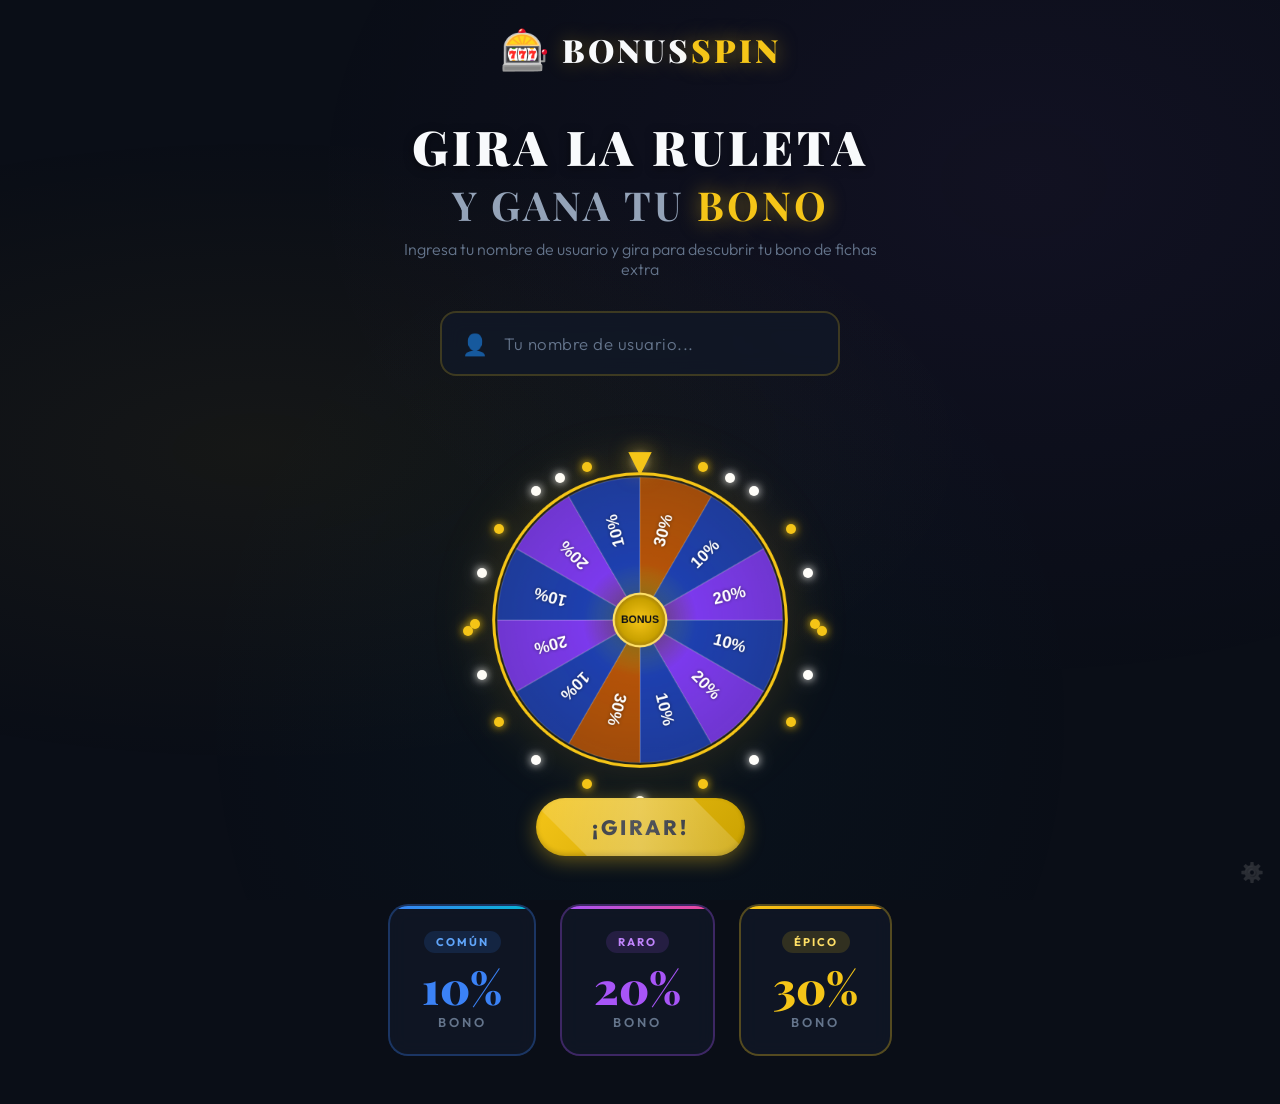
<file: index.html>
<!DOCTYPE html>
<html lang="es">
<head>
    <meta charset="UTF-8">
    <meta name="viewport" content="width=device-width, initial-scale=1.0">
    <title>🎰 Ruleta de Bonos - Gira y Gana</title>
    <meta name="description" content="Gira la ruleta y obtén tu bono de fichas extra. ¡Hasta un 30% de bonificación!">
    <link rel="preconnect" href="https://fonts.googleapis.com">
    <link rel="preconnect" href="https://fonts.gstatic.com" crossorigin>
    <link href="https://fonts.googleapis.com/css2?family=Outfit:wght@300;400;600;700;800;900&family=Playfair+Display:wght@700;900&display=swap" rel="stylesheet">
    <link rel="stylesheet" href="style.css">
</head>
<body>
    <!-- Partículas de fondo -->
    <div class="particles" id="particles"></div>

    <!-- Header -->
    <header class="header">
        <div class="logo">
            <span class="logo-icon">🎰</span>
            <span class="logo-text">BONUS<span class="gold">SPIN</span></span>
        </div>
    </header>

    <!-- Main Content -->
    <main class="main-content">
        <h1 class="title">
            <span class="title-line1">GIRA LA RULETA</span>
            <span class="title-line2">Y GANA TU <span class="gold">BONO</span></span>
        </h1>
        <p class="subtitle">Ingresa tu nombre de usuario y gira para descubrir tu bono de fichas extra</p>

        <!-- Username Input -->
        <div class="username-section" id="usernameSection">
            <div class="input-wrapper">
                <span class="input-icon">👤</span>
                <input 
                    type="text" 
                    id="usernameInput" 
                    placeholder="Tu nombre de usuario..." 
                    maxlength="30"
                    autocomplete="off"
                >
            </div>
            <p class="input-error" id="inputError"></p>
        </div>

        <!-- Roulette Container -->
        <div class="roulette-container">
            <!-- Luces decorativas -->
            <div class="roulette-lights">
                <span class="light"></span><span class="light"></span><span class="light"></span>
                <span class="light"></span><span class="light"></span><span class="light"></span>
                <span class="light"></span><span class="light"></span><span class="light"></span>
                <span class="light"></span><span class="light"></span><span class="light"></span>
                <span class="light"></span><span class="light"></span><span class="light"></span>
                <span class="light"></span><span class="light"></span><span class="light"></span>
                <span class="light"></span><span class="light"></span><span class="light"></span>
                <span class="light"></span><span class="light"></span><span class="light"></span>
            </div>

            <!-- Pointer -->
            <div class="pointer">▼</div>

            <!-- Roulette Wheel -->
            <div class="wheel-wrapper">
                <canvas id="rouletteCanvas" width="400" height="400"></canvas>
            </div>

            <!-- Spin Button -->
            <button class="spin-btn" id="spinBtn" onclick="spinRoulette()">
                <span class="spin-btn-text">¡GIRAR!</span>
                <span class="spin-btn-glow"></span>
            </button>
        </div>

        <!-- Bonus Cards Preview -->
        <div class="bonus-cards">
            <div class="bonus-card card-10">
                <div class="card-badge">COMÚN</div>
                <div class="card-percent">10%</div>
                <div class="card-label">BONO</div>
            </div>
            <div class="bonus-card card-20">
                <div class="card-badge">RARO</div>
                <div class="card-percent">20%</div>
                <div class="card-label">BONO</div>
            </div>
            <div class="bonus-card card-30">
                <div class="card-badge">ÉPICO</div>
                <div class="card-percent">30%</div>
                <div class="card-label">BONO</div>
            </div>
        </div>
    </main>

    <!-- Result Modal -->
    <div class="modal-overlay" id="resultModal">
        <div class="modal">
            <div class="confetti-container" id="confettiContainer"></div>
            <div class="modal-content">
                <h2 class="modal-title">🎉 ¡FELICIDADES!</h2>
                <p class="modal-username" id="modalUsername"></p>
                <div class="modal-prize" id="modalPrize">
                    <span class="prize-percent" id="prizePercent"></span>
                    <span class="prize-label">BONO DE FICHAS EXTRA</span>
                </div>
                <p class="modal-message" id="modalMessage"></p>
                <button class="modal-btn" onclick="closeModal()">¡GENIAL!</button>
            </div>
        </div>
    </div>

    <!-- Admin link (discreto) -->
    <footer class="footer">
        <a href="admin.html" class="admin-link" title="Panel Admin">⚙️</a>
    </footer>

    <script src="script.js"></script>
</body>
</html>
</file>
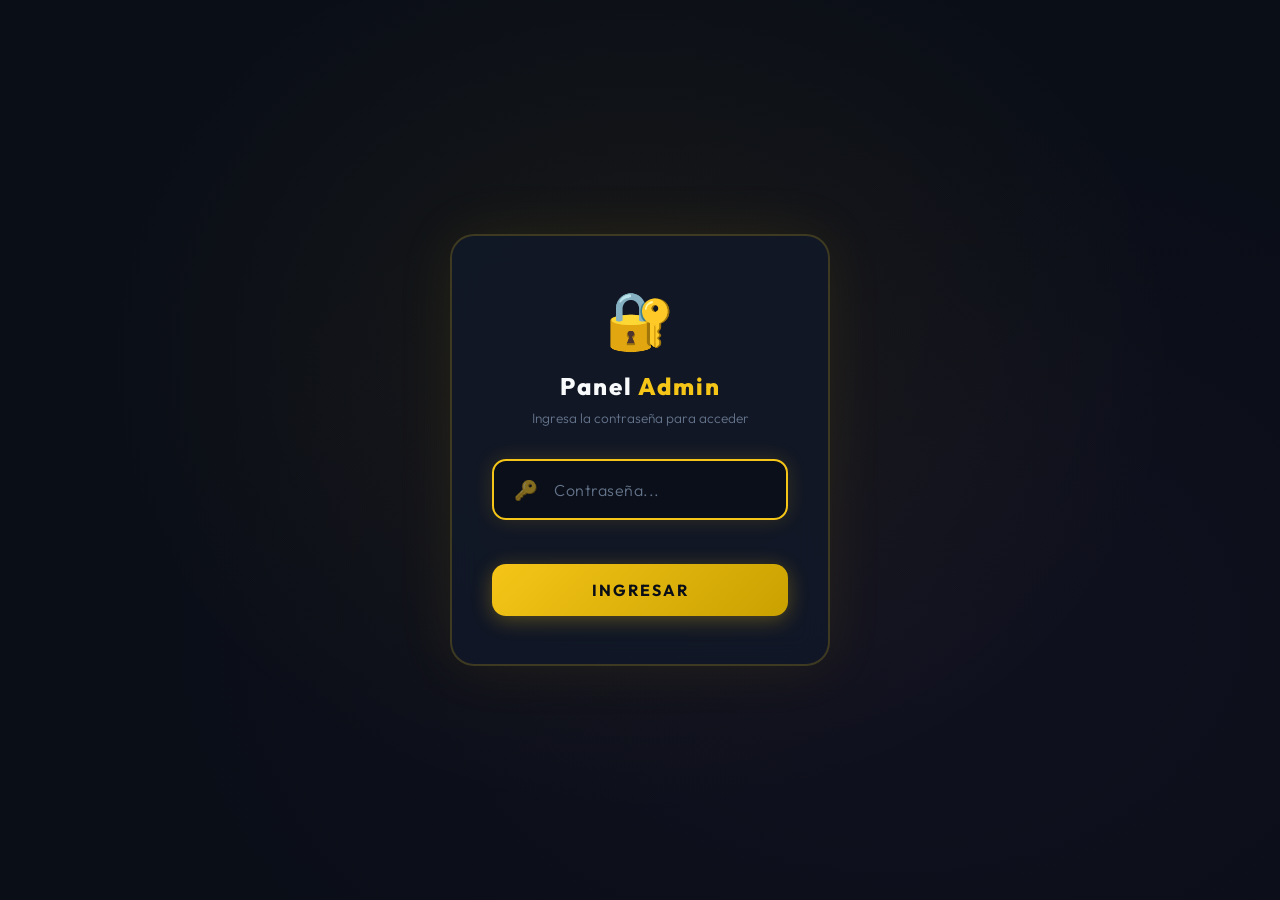
<file: admin.html>
<!DOCTYPE html>
<html lang="es">
<head>
    <meta charset="UTF-8">
    <meta name="viewport" content="width=device-width, initial-scale=1.0">
    <title>🎰 Admin - Panel de Resultados</title>
    <link rel="preconnect" href="https://fonts.googleapis.com">
    <link rel="preconnect" href="https://fonts.gstatic.com" crossorigin>
    <link href="https://fonts.googleapis.com/css2?family=Outfit:wght@300;400;600;700;800&display=swap" rel="stylesheet">
    <style>
        *, *::before, *::after { margin: 0; padding: 0; box-sizing: border-box; }

        :root {
            --bg: #0a0e17;
            --bg-card: rgba(17, 24, 39, 0.9);
            --gold: #f5c518;
            --gold-dark: #c9a100;
            --text: #f8fafc;
            --text-secondary: #94a3b8;
            --text-muted: #64748b;
            --blue: #3b82f6;
            --purple: #a855f7;
            --green: #22c55e;
            --red: #ef4444;
        }

        body {
            font-family: 'Outfit', sans-serif;
            background: var(--bg);
            color: var(--text);
            min-height: 100vh;
            padding: 2rem 1.5rem;
        }

        body::before {
            content: '';
            position: fixed;
            top: 0; left: 0;
            width: 100%; height: 100%;
            background: radial-gradient(ellipse at 30% 30%, rgba(245,197,24,0.04), transparent 60%),
                        radial-gradient(ellipse at 70% 70%, rgba(168,85,247,0.04), transparent 60%);
            pointer-events: none;
        }

        .container {
            max-width: 900px;
            margin: 0 auto;
            position: relative;
            z-index: 1;
        }

        /* Header */
        .admin-header {
            display: flex;
            justify-content: space-between;
            align-items: center;
            margin-bottom: 2rem;
            flex-wrap: wrap;
            gap: 1rem;
        }

        .admin-title {
            font-size: 1.8rem;
            font-weight: 800;
            letter-spacing: 2px;
        }

        .admin-title span { color: var(--gold); }

        .back-link {
            color: var(--text-muted);
            text-decoration: none;
            font-size: 0.9rem;
            padding: 0.5rem 1.2rem;
            border: 1px solid rgba(255,255,255,0.1);
            border-radius: 10px;
            transition: all 0.3s;
        }

        .back-link:hover {
            border-color: var(--gold);
            color: var(--gold);
        }

        /* Stats */
        .stats-grid {
            display: grid;
            grid-template-columns: repeat(auto-fit, minmax(180px, 1fr));
            gap: 1rem;
            margin-bottom: 2rem;
        }

        .stat-card {
            background: var(--bg-card);
            border: 1px solid rgba(255,255,255,0.08);
            border-radius: 16px;
            padding: 1.25rem;
            text-align: center;
            backdrop-filter: blur(10px);
            position: relative;
            overflow: hidden;
        }

        .stat-card::before {
            content: '';
            position: absolute;
            top: 0; left: 0;
            width: 100%; height: 3px;
        }

        .stat-card:nth-child(1)::before { background: linear-gradient(90deg, var(--gold), #f59e0b); }
        .stat-card:nth-child(2)::before { background: linear-gradient(90deg, var(--blue), #06b6d4); }
        .stat-card:nth-child(3)::before { background: linear-gradient(90deg, var(--purple), #ec4899); }
        .stat-card:nth-child(4)::before { background: linear-gradient(90deg, var(--gold), var(--gold-dark)); }

        .stat-value {
            font-size: 2.2rem;
            font-weight: 800;
            color: var(--gold);
            line-height: 1;
            margin-bottom: 0.25rem;
        }

        .stat-card:nth-child(2) .stat-value { color: var(--blue); }
        .stat-card:nth-child(3) .stat-value { color: var(--purple); }
        .stat-card:nth-child(4) .stat-value { color: var(--gold); }

        .stat-label {
            font-size: 0.8rem;
            color: var(--text-muted);
            letter-spacing: 1px;
            font-weight: 600;
        }

        /* Actions */
        .actions {
            display: flex;
            gap: 0.75rem;
            margin-bottom: 1.5rem;
            flex-wrap: wrap;
        }

        .action-btn {
            padding: 0.6rem 1.5rem;
            font-family: 'Outfit', sans-serif;
            font-size: 0.85rem;
            font-weight: 600;
            border: none;
            border-radius: 10px;
            cursor: pointer;
            transition: all 0.3s;
            letter-spacing: 0.5px;
        }

        .btn-export {
            background: linear-gradient(135deg, var(--gold), var(--gold-dark));
            color: var(--bg);
        }

        .btn-export:hover { transform: translateY(-2px); box-shadow: 0 5px 20px rgba(245,197,24,0.3); }

        .btn-delete {
            background: rgba(239, 68, 68, 0.15);
            color: var(--red);
            border: 1px solid rgba(239, 68, 68, 0.3);
        }

        .btn-delete:hover { background: rgba(239, 68, 68, 0.25); }

        .btn-refresh {
            background: rgba(59, 130, 246, 0.15);
            color: var(--blue);
            border: 1px solid rgba(59, 130, 246, 0.3);
        }

        .btn-refresh:hover { background: rgba(59, 130, 246, 0.25); }

        /* Table */
        .table-wrapper {
            background: var(--bg-card);
            border: 1px solid rgba(255,255,255,0.08);
            border-radius: 16px;
            overflow: hidden;
            backdrop-filter: blur(10px);
        }

        .table-header-bar {
            display: flex;
            justify-content: space-between;
            align-items: center;
            padding: 1rem 1.5rem;
            border-bottom: 1px solid rgba(255,255,255,0.06);
        }

        .table-title {
            font-weight: 700;
            font-size: 1rem;
            letter-spacing: 1px;
        }

        .result-count {
            color: var(--text-muted);
            font-size: 0.85rem;
        }

        table {
            width: 100%;
            border-collapse: collapse;
        }

        thead th {
            padding: 0.75rem 1.5rem;
            text-align: left;
            font-size: 0.75rem;
            font-weight: 700;
            letter-spacing: 1.5px;
            color: var(--text-muted);
            text-transform: uppercase;
            border-bottom: 1px solid rgba(255,255,255,0.06);
        }

        tbody td {
            padding: 0.85rem 1.5rem;
            font-size: 0.9rem;
            border-bottom: 1px solid rgba(255,255,255,0.03);
        }

        tbody tr {
            transition: background 0.2s;
        }

        tbody tr:hover {
            background: rgba(245, 197, 24, 0.03);
        }

        .bonus-badge {
            display: inline-block;
            padding: 0.25rem 0.75rem;
            border-radius: 20px;
            font-size: 0.8rem;
            font-weight: 700;
            letter-spacing: 1px;
        }

        .badge-10 {
            background: rgba(59, 130, 246, 0.15);
            color: #60a5fa;
        }

        .badge-20 {
            background: rgba(168, 85, 247, 0.15);
            color: #c084fc;
        }

        .badge-30 {
            background: rgba(245, 197, 24, 0.15);
            color: #ffe066;
        }

        .empty-state {
            text-align: center;
            padding: 3rem;
            color: var(--text-muted);
        }

        .empty-state .empty-icon {
            font-size: 3rem;
            margin-bottom: 1rem;
            opacity: 0.5;
        }

        /* Responsive */
        @media (max-width: 600px) {
            body { padding: 1rem; }
            .admin-title { font-size: 1.3rem; }
            thead th, tbody td { padding: 0.6rem 0.75rem; font-size: 0.8rem; }
            .stats-grid { grid-template-columns: repeat(2, 1fr); }
        }
            /* Login Screen */
        .login-overlay {
            position: fixed;
            top: 0; left: 0;
            width: 100%; height: 100%;
            background: var(--bg);
            z-index: 9999;
            display: flex;
            justify-content: center;
            align-items: center;
        }

        .login-overlay::before {
            content: '';
            position: absolute;
            top: 0; left: 0;
            width: 100%; height: 100%;
            background: radial-gradient(ellipse at 50% 40%, rgba(245,197,24,0.06), transparent 60%),
                        radial-gradient(ellipse at 70% 70%, rgba(168,85,247,0.04), transparent 60%);
            pointer-events: none;
        }

        .login-box {
            position: relative;
            background: var(--bg-card);
            border: 2px solid rgba(245, 197, 24, 0.2);
            border-radius: 24px;
            padding: 3rem 2.5rem;
            text-align: center;
            width: 90%;
            max-width: 380px;
            backdrop-filter: blur(15px);
            box-shadow: 0 0 60px rgba(245, 197, 24, 0.08);
        }

        .login-icon {
            font-size: 3.5rem;
            margin-bottom: 1rem;
            display: block;
        }

        .login-title {
            font-size: 1.5rem;
            font-weight: 800;
            letter-spacing: 2px;
            margin-bottom: 0.5rem;
        }

        .login-title span { color: var(--gold); }

        .login-subtitle {
            color: var(--text-muted);
            font-size: 0.85rem;
            margin-bottom: 2rem;
            font-weight: 300;
        }

        .login-input-wrapper {
            position: relative;
            display: flex;
            align-items: center;
            background: rgba(10, 14, 23, 0.8);
            border: 2px solid rgba(255,255,255,0.08);
            border-radius: 14px;
            padding: 0.25rem;
            margin-bottom: 0.75rem;
            transition: all 0.3s ease;
        }

        .login-input-wrapper:focus-within {
            border-color: var(--gold);
            box-shadow: 0 0 20px rgba(245, 197, 24, 0.15);
        }

        .login-input-icon {
            font-size: 1.2rem;
            padding: 0 0.5rem 0 1rem;
            opacity: 0.5;
        }

        .login-input {
            flex: 1;
            background: none;
            border: none;
            outline: none;
            color: var(--text);
            font-family: 'Outfit', sans-serif;
            font-size: 1rem;
            padding: 0.9rem 1rem 0.9rem 0.5rem;
            letter-spacing: 2px;
        }

        .login-input::placeholder {
            color: var(--text-muted);
            font-weight: 300;
            letter-spacing: 0.5px;
        }

        .login-error {
            color: var(--red);
            font-size: 0.8rem;
            min-height: 1.5rem;
            margin-bottom: 0.5rem;
            transition: all 0.3s;
        }

        .login-btn {
            width: 100%;
            padding: 1rem;
            font-family: 'Outfit', sans-serif;
            font-size: 1rem;
            font-weight: 700;
            letter-spacing: 2px;
            color: var(--bg);
            background: linear-gradient(135deg, var(--gold), var(--gold-dark));
            border: none;
            border-radius: 14px;
            cursor: pointer;
            transition: all 0.3s ease;
            box-shadow: 0 4px 20px rgba(245, 197, 24, 0.3);
        }

        .login-btn:hover {
            transform: translateY(-2px);
            box-shadow: 0 8px 30px rgba(245, 197, 24, 0.5);
        }

        .login-btn:active {
            transform: translateY(1px);
        }

        .login-overlay.hidden {
            display: none;
        }

        .admin-content.hidden {
            display: none;
        }

        @keyframes shakeLogin {
            0%, 100% { transform: translateX(0); }
            10%, 30%, 50%, 70%, 90% { transform: translateX(-6px); }
            20%, 40%, 60%, 80% { transform: translateX(6px); }
        }

        .shake { animation: shakeLogin 0.5s ease; }
    </style>
</head>
<body>
    <!-- Login Screen -->
    <div class="login-overlay" id="loginOverlay">
        <div class="login-box" id="loginBox">
            <span class="login-icon">🔐</span>
            <h2 class="login-title">Panel <span>Admin</span></h2>
            <p class="login-subtitle">Ingresa la contraseña para acceder</p>
            <div class="login-input-wrapper">
                <span class="login-input-icon">🔑</span>
                <input 
                    type="password" 
                    id="loginPassword" 
                    class="login-input" 
                    placeholder="Contraseña..." 
                    autocomplete="off"
                >
            </div>
            <p class="login-error" id="loginError"></p>
            <button class="login-btn" id="loginBtn" onclick="attemptLogin()">INGRESAR</button>
        </div>
    </div>

    <!-- Admin Content (hidden until login) -->
    <div class="container admin-content hidden" id="adminContent">
        <!-- Header -->
        <div class="admin-header">
            <h1 class="admin-title">🎰 Panel <span>Admin</span></h1>
            <a href="index.html" class="back-link">← Volver a Ruleta</a>
        </div>

        <!-- Stats -->
        <div class="stats-grid" id="statsGrid">
            <div class="stat-card">
                <div class="stat-value" id="totalUsers">0</div>
                <div class="stat-label">TOTAL JUGADORES</div>
            </div>
            <div class="stat-card">
                <div class="stat-value" id="count10">0</div>
                <div class="stat-label">BONO 10%</div>
            </div>
            <div class="stat-card">
                <div class="stat-value" id="count20">0</div>
                <div class="stat-label">BONO 20%</div>
            </div>
            <div class="stat-card">
                <div class="stat-value" id="count30">0</div>
                <div class="stat-label">BONO 30%</div>
            </div>
        </div>

        <!-- Actions -->
        <div class="actions">
            <button class="action-btn btn-export" onclick="exportCSV()">📥 Exportar CSV</button>
            <button class="action-btn btn-refresh" onclick="loadData()">🔄 Actualizar</button>
            <button class="action-btn btn-delete" onclick="clearData()">🗑️ Borrar Todo</button>
        </div>

        <!-- Table -->
        <div class="table-wrapper">
            <div class="table-header-bar">
                <span class="table-title">Historial de Resultados</span>
                <span class="result-count" id="resultCount">0 resultados</span>
            </div>
            <table>
                <thead>
                    <tr>
                        <th>#</th>
                        <th>Usuario</th>
                        <th>Bono</th>
                        <th>Fecha / Hora</th>
                    </tr>
                </thead>
                <tbody id="resultsBody">
                </tbody>
            </table>
        </div>
    </div>

    <script>
        // ========== LOGIN ==========
        const ADMIN_PASSWORD = 'admin123';

        // Enter key on password field
        document.addEventListener('DOMContentLoaded', () => {
            document.getElementById('loginPassword').addEventListener('keypress', (e) => {
                if (e.key === 'Enter') attemptLogin();
            });
            document.getElementById('loginPassword').focus();
        });

        function attemptLogin() {
            const input = document.getElementById('loginPassword');
            const errorEl = document.getElementById('loginError');
            const password = input.value;

            if (!password) {
                errorEl.textContent = '⚠️ Ingresa la contraseña';
                shakeLoginBox();
                return;
            }

            if (password === ADMIN_PASSWORD) {
                // Success — hide login, show admin
                document.getElementById('loginOverlay').classList.add('hidden');
                document.getElementById('adminContent').classList.remove('hidden');
                loadData();
            } else {
                errorEl.textContent = '❌ Contraseña incorrecta';
                input.value = '';
                input.focus();
                shakeLoginBox();
            }
        }

        function shakeLoginBox() {
            const box = document.getElementById('loginBox');
            box.classList.remove('shake');
            void box.offsetHeight; // reflow
            box.classList.add('shake');
        }

        // ========== ADMIN DATA ==========
        const STORAGE_KEY = 'casinoBonusResults';

        function loadData() {
            const results = JSON.parse(localStorage.getItem(STORAGE_KEY) || '[]');
            
            // Stats
            const total = results.length;
            const c10 = results.filter(r => r.bonus === 10).length;
            const c20 = results.filter(r => r.bonus === 20).length;
            const c30 = results.filter(r => r.bonus === 30).length;

            document.getElementById('totalUsers').textContent = total;
            document.getElementById('count10').textContent = c10;
            document.getElementById('count20').textContent = c20;
            document.getElementById('count30').textContent = c30;
            document.getElementById('resultCount').textContent = `${total} resultado${total !== 1 ? 's' : ''}`;

            // Table
            const tbody = document.getElementById('resultsBody');
            
            if (results.length === 0) {
                tbody.innerHTML = `
                    <tr>
                        <td colspan="4">
                            <div class="empty-state">
                                <div class="empty-icon">🎲</div>
                                <p>No hay resultados aún</p>
                            </div>
                        </td>
                    </tr>
                `;
                return;
            }

            // Show newest first
            const sorted = [...results].reverse();
            tbody.innerHTML = sorted.map((r, i) => {
                const badgeClass = `badge-${r.bonus}`;
                return `
                    <tr>
                        <td style="color: var(--text-muted);">${sorted.length - i}</td>
                        <td style="font-weight: 600;">${escapeHtml(r.username)}</td>
                        <td><span class="bonus-badge ${badgeClass}">${r.label}</span></td>
                        <td style="color: var(--text-secondary); font-size: 0.85rem;">${r.date}</td>
                    </tr>
                `;
            }).join('');
        }

        function escapeHtml(text) {
            const div = document.createElement('div');
            div.textContent = text;
            return div.innerHTML;
        }

        function exportCSV() {
            const results = JSON.parse(localStorage.getItem(STORAGE_KEY) || '[]');
            
            if (results.length === 0) {
                alert('No hay datos para exportar');
                return;
            }

            const header = 'Usuario,Bono,Fecha\n';
            const rows = results.map(r => `"${r.username}",${r.label},"${r.date}"`).join('\n');
            const csv = header + rows;

            const blob = new Blob(['\ufeff' + csv], { type: 'text/csv;charset=utf-8;' });
            const url = URL.createObjectURL(blob);
            const a = document.createElement('a');
            a.href = url;
            a.download = `bonos_resultados_${new Date().toISOString().slice(0,10)}.csv`;
            a.click();
            URL.revokeObjectURL(url);
        }

        function clearData() {
            if (confirm('⚠️ ¿Estás seguro de borrar TODOS los resultados? Esta acción no se puede deshacer.')) {
                localStorage.removeItem(STORAGE_KEY);
                loadData();
            }
        }
    </script>
</body>
</html>
</file>
<file: style.css>
/* ========== RESET & BASE ========== */
*,
*::before,
*::after {
    margin: 0;
    padding: 0;
    box-sizing: border-box;
}

:root {
    --bg-primary: #0a0e17;
    --bg-secondary: #111827;
    --bg-card: rgba(17, 24, 39, 0.8);
    --gold: #f5c518;
    --gold-dark: #c9a100;
    --gold-light: #ffe066;
    --green-casino: #0d7a3e;
    --green-felt: #1a5c32;
    --red-casino: #dc2626;
    --purple-accent: #a855f7;
    --blue-accent: #3b82f6;
    --cyan-accent: #06b6d4;
    --text-primary: #f8fafc;
    --text-secondary: #94a3b8;
    --text-muted: #64748b;
    --border-glow: rgba(245, 197, 24, 0.3);
    --shadow-gold: 0 0 30px rgba(245, 197, 24, 0.2);
    --shadow-intense: 0 0 60px rgba(245, 197, 24, 0.3);
}

html {
    font-size: 16px;
    scroll-behavior: smooth;
}

body {
    font-family: 'Outfit', sans-serif;
    background: var(--bg-primary);
    color: var(--text-primary);
    min-height: 100vh;
    overflow-x: hidden;
    position: relative;
}

body::before {
    content: '';
    position: fixed;
    top: 0;
    left: 0;
    width: 100%;
    height: 100%;
    background: 
        radial-gradient(ellipse at 20% 50%, rgba(245, 197, 24, 0.05) 0%, transparent 50%),
        radial-gradient(ellipse at 80% 20%, rgba(168, 85, 247, 0.05) 0%, transparent 50%),
        radial-gradient(ellipse at 50% 80%, rgba(6, 182, 212, 0.03) 0%, transparent 50%);
    pointer-events: none;
    z-index: 0;
}

/* ========== PARTICLES ========== */
.particles {
    position: fixed;
    top: 0;
    left: 0;
    width: 100%;
    height: 100%;
    pointer-events: none;
    z-index: 0;
    overflow: hidden;
}

.particle {
    position: absolute;
    width: 4px;
    height: 4px;
    background: var(--gold);
    border-radius: 50%;
    opacity: 0;
    animation: floatParticle 6s infinite;
}

@keyframes floatParticle {
    0% { opacity: 0; transform: translateY(100vh) scale(0); }
    20% { opacity: 0.8; }
    80% { opacity: 0.3; }
    100% { opacity: 0; transform: translateY(-10vh) scale(1); }
}

/* ========== HEADER ========== */
.header {
    position: relative;
    z-index: 10;
    padding: 1.5rem 2rem;
    display: flex;
    justify-content: center;
    align-items: center;
}

.logo {
    display: flex;
    align-items: center;
    gap: 0.75rem;
}

.logo-icon {
    font-size: 2.5rem;
    animation: pulse 2s infinite;
}

@keyframes pulse {
    0%, 100% { transform: scale(1); }
    50% { transform: scale(1.1); }
}

.logo-text {
    font-family: 'Playfair Display', serif;
    font-size: 2rem;
    font-weight: 900;
    letter-spacing: 3px;
    color: var(--text-primary);
    text-shadow: 0 0 20px rgba(245, 197, 24, 0.3);
}

.gold {
    color: var(--gold);
    text-shadow: 0 0 20px rgba(245, 197, 24, 0.5);
}

/* ========== MAIN CONTENT ========== */
.main-content {
    position: relative;
    z-index: 5;
    display: flex;
    flex-direction: column;
    align-items: center;
    padding: 1rem 1.5rem 3rem;
    max-width: 800px;
    margin: 0 auto;
}

.title {
    text-align: center;
    margin-bottom: 0.5rem;
}

.title-line1 {
    display: block;
    font-family: 'Playfair Display', serif;
    font-size: clamp(1.8rem, 5vw, 3rem);
    font-weight: 900;
    letter-spacing: 4px;
    color: var(--text-primary);
    text-shadow: 0 2px 10px rgba(0,0,0,0.5);
}

.title-line2 {
    display: block;
    font-family: 'Playfair Display', serif;
    font-size: clamp(1.5rem, 4vw, 2.5rem);
    font-weight: 700;
    letter-spacing: 3px;
    color: var(--text-secondary);
}

.subtitle {
    text-align: center;
    color: var(--text-muted);
    font-size: 1rem;
    font-weight: 300;
    margin-bottom: 2rem;
    max-width: 500px;
}

/* ========== USERNAME INPUT ========== */
.username-section {
    width: 100%;
    max-width: 400px;
    margin-bottom: 2rem;
}

.input-wrapper {
    position: relative;
    display: flex;
    align-items: center;
    background: var(--bg-card);
    border: 2px solid rgba(245, 197, 24, 0.2);
    border-radius: 16px;
    padding: 0.25rem;
    transition: all 0.3s ease;
    backdrop-filter: blur(10px);
}

.input-wrapper:focus-within {
    border-color: var(--gold);
    box-shadow: var(--shadow-gold);
}

.input-icon {
    font-size: 1.3rem;
    padding: 0 0.5rem 0 1rem;
    opacity: 0.7;
}

#usernameInput {
    flex: 1;
    background: none;
    border: none;
    outline: none;
    color: var(--text-primary);
    font-family: 'Outfit', sans-serif;
    font-size: 1.05rem;
    padding: 1rem 1rem 1rem 0.5rem;
    letter-spacing: 0.5px;
}

#usernameInput::placeholder {
    color: var(--text-muted);
    font-weight: 300;
}

.input-error {
    color: var(--red-casino);
    font-size: 0.85rem;
    margin-top: 0.5rem;
    padding-left: 1rem;
    min-height: 1.2rem;
    transition: all 0.3s ease;
}

/* ========== ROULETTE CONTAINER ========== */
.roulette-container {
    position: relative;
    display: flex;
    flex-direction: column;
    align-items: center;
    margin-bottom: 3rem;
}

/* Lights around wheel */
.roulette-lights {
    position: absolute;
    width: 340px;
    height: 340px;
    border-radius: 50%;
    top: 50%;
    left: 50%;
    transform: translate(-50%, calc(-50% - 20px));
    z-index: 2;
    pointer-events: none;
}

.light {
    position: absolute;
    width: 10px;
    height: 10px;
    border-radius: 50%;
    background: var(--gold);
    box-shadow: 0 0 8px var(--gold), 0 0 20px rgba(245, 197, 24, 0.4);
    animation: blink 1.5s infinite alternate;
}

.light:nth-child(odd) {
    animation-delay: 0.75s;
    background: #fff;
    box-shadow: 0 0 8px #fff, 0 0 20px rgba(255, 255, 255, 0.4);
}

@keyframes blink {
    0% { opacity: 0.4; transform: scale(0.8); }
    100% { opacity: 1; transform: scale(1.2); }
}

/* Position lights in a circle */
.light:nth-child(1)  { top: 0%; left: 50%; transform: translateX(-50%); }
.light:nth-child(2)  { top: 2%; left: 67%; }
.light:nth-child(3)  { top: 9%; left: 82%; }
.light:nth-child(4)  { top: 20%; left: 93%; }
.light:nth-child(5)  { top: 33%; left: 98%; }
.light:nth-child(6)  { top: 48%; left: 100%; }
.light:nth-child(7)  { top: 63%; left: 98%; }
.light:nth-child(8)  { top: 77%; left: 93%; }
.light:nth-child(9)  { top: 88%; left: 82%; }
.light:nth-child(10) { top: 95%; left: 67%; }
.light:nth-child(11) { top: 100%; left: 50%; transform: translateX(-50%); }
.light:nth-child(12) { top: 95%; left: 33%; }
.light:nth-child(13) { top: 88%; left: 18%; }
.light:nth-child(14) { top: 77%; left: 7%; }
.light:nth-child(15) { top: 63%; left: 2%; }
.light:nth-child(16) { top: 48%; left: 0%; }
.light:nth-child(17) { top: 33%; left: 2%; }
.light:nth-child(18) { top: 20%; left: 7%; }
.light:nth-child(19) { top: 9%; left: 18%; }
.light:nth-child(20) { top: 2%; left: 33%; }
.light:nth-child(21) { top: 5%; left: 75%; }
.light:nth-child(22) { top: 50%; left: -2%; }
.light:nth-child(23) { top: 5%; left: 25%; }
.light:nth-child(24) { top: 50%; left: 102%; }

/* Pointer */
.pointer {
    position: relative;
    z-index: 15;
    font-size: 2.5rem;
    color: var(--gold);
    filter: drop-shadow(0 0 10px rgba(245, 197, 24, 0.6));
    margin-bottom: -15px;
    animation: pointerBounce 1s infinite;
}

@keyframes pointerBounce {
    0%, 100% { transform: translateY(0); }
    50% { transform: translateY(5px); }
}

/* Wheel */
.wheel-wrapper {
    position: relative;
    z-index: 5;
}

#rouletteCanvas {
    width: 300px;
    height: 300px;
    filter: drop-shadow(0 0 30px rgba(245, 197, 24, 0.2));
    transition: filter 0.3s;
}

#rouletteCanvas.spinning {
    filter: drop-shadow(0 0 50px rgba(245, 197, 24, 0.5));
}

/* Spin Button */
.spin-btn {
    position: relative;
    z-index: 10;
    margin-top: 1.5rem;
    padding: 1rem 3.5rem;
    font-family: 'Outfit', sans-serif;
    font-size: 1.3rem;
    font-weight: 800;
    letter-spacing: 3px;
    color: var(--bg-primary);
    background: linear-gradient(135deg, var(--gold), var(--gold-dark));
    border: none;
    border-radius: 50px;
    cursor: pointer;
    overflow: hidden;
    transition: all 0.3s ease;
    box-shadow: 0 4px 20px rgba(245, 197, 24, 0.4), inset 0 -2px 5px rgba(0,0,0,0.2);
}

.spin-btn:hover {
    transform: translateY(-2px) scale(1.05);
    box-shadow: 0 8px 30px rgba(245, 197, 24, 0.5), inset 0 -2px 5px rgba(0,0,0,0.2);
}

.spin-btn:active {
    transform: translateY(1px) scale(0.98);
}

.spin-btn:disabled {
    opacity: 0.5;
    cursor: not-allowed;
    transform: none;
}

.spin-btn-glow {
    position: absolute;
    top: -50%;
    left: -50%;
    width: 200%;
    height: 200%;
    background: linear-gradient(45deg, transparent, rgba(255,255,255,0.3), transparent);
    transform: rotate(45deg);
    animation: btnGlow 3s infinite;
}

@keyframes btnGlow {
    0% { transform: translateX(-100%) rotate(45deg); }
    100% { transform: translateX(100%) rotate(45deg); }
}

/* ========== BONUS CARDS ========== */
.bonus-cards {
    display: flex;
    gap: 1.5rem;
    flex-wrap: wrap;
    justify-content: center;
}

.bonus-card {
    position: relative;
    background: var(--bg-card);
    border: 2px solid rgba(255,255,255,0.1);
    border-radius: 20px;
    padding: 1.5rem 2rem;
    text-align: center;
    min-width: 140px;
    backdrop-filter: blur(10px);
    transition: all 0.3s ease;
    overflow: hidden;
}

.bonus-card::before {
    content: '';
    position: absolute;
    top: 0;
    left: 0;
    width: 100%;
    height: 3px;
    border-radius: 20px 20px 0 0;
}

.bonus-card:hover {
    transform: translateY(-5px);
    box-shadow: 0 15px 40px rgba(0,0,0,0.3);
}

.card-10::before { background: linear-gradient(90deg, #3b82f6, #06b6d4); }
.card-10 { border-color: rgba(59, 130, 246, 0.3); }
.card-10 .card-percent { color: #3b82f6; }
.card-10 .card-badge { background: rgba(59, 130, 246, 0.15); color: #60a5fa; }

.card-20::before { background: linear-gradient(90deg, #a855f7, #ec4899); }
.card-20 { border-color: rgba(168, 85, 247, 0.3); }
.card-20 .card-percent { color: #a855f7; }
.card-20 .card-badge { background: rgba(168, 85, 247, 0.15); color: #c084fc; }

.card-30::before { background: linear-gradient(90deg, var(--gold), #f59e0b); }
.card-30 { border-color: rgba(245, 197, 24, 0.3); }
.card-30 .card-percent { color: var(--gold); }
.card-30 .card-badge { background: rgba(245, 197, 24, 0.15); color: var(--gold-light); }

.card-badge {
    display: inline-block;
    padding: 0.25rem 0.75rem;
    border-radius: 20px;
    font-size: 0.7rem;
    font-weight: 700;
    letter-spacing: 2px;
    margin-bottom: 0.75rem;
}

.card-percent {
    font-family: 'Playfair Display', serif;
    font-size: 2.8rem;
    font-weight: 900;
    line-height: 1;
    margin-bottom: 0.25rem;
}

.card-label {
    font-size: 0.8rem;
    font-weight: 600;
    letter-spacing: 3px;
    color: var(--text-muted);
}

/* ========== MODAL ========== */
.modal-overlay {
    position: fixed;
    top: 0;
    left: 0;
    width: 100%;
    height: 100%;
    background: rgba(0, 0, 0, 0.85);
    backdrop-filter: blur(10px);
    z-index: 1000;
    display: none;
    justify-content: center;
    align-items: center;
    opacity: 0;
    transition: opacity 0.4s ease;
}

.modal-overlay.active {
    display: flex;
    opacity: 1;
}

.modal {
    position: relative;
    background: linear-gradient(145deg, #1a1f35, #111827);
    border: 2px solid var(--border-glow);
    border-radius: 30px;
    padding: 3rem 2.5rem;
    text-align: center;
    max-width: 420px;
    width: 90%;
    box-shadow: var(--shadow-intense);
    transform: scale(0.8);
    transition: transform 0.4s cubic-bezier(0.175, 0.885, 0.32, 1.275);
    overflow: hidden;
}

.modal-overlay.active .modal {
    transform: scale(1);
}

.modal::before {
    content: '';
    position: absolute;
    top: 0;
    left: 0;
    width: 100%;
    height: 100%;
    background: radial-gradient(circle at 50% 0%, rgba(245, 197, 24, 0.1), transparent 60%);
    pointer-events: none;
}

.modal-content {
    position: relative;
    z-index: 5;
}

.modal-title {
    font-family: 'Playfair Display', serif;
    font-size: 2rem;
    font-weight: 900;
    margin-bottom: 0.5rem;
    background: linear-gradient(135deg, var(--gold), var(--gold-light));
    -webkit-background-clip: text;
    -webkit-text-fill-color: transparent;
    background-clip: text;
}

.modal-username {
    color: var(--text-secondary);
    font-size: 1.1rem;
    font-weight: 300;
    margin-bottom: 1.5rem;
}

.modal-prize {
    padding: 1.5rem;
    margin-bottom: 1.5rem;
}

.prize-percent {
    display: block;
    font-family: 'Playfair Display', serif;
    font-size: 5rem;
    font-weight: 900;
    line-height: 1;
    background: linear-gradient(135deg, var(--gold), var(--gold-light), var(--gold));
    -webkit-background-clip: text;
    -webkit-text-fill-color: transparent;
    background-clip: text;
    margin-bottom: 0.5rem;
    animation: prizeGlow 2s infinite alternate;
}

@keyframes prizeGlow {
    0% { filter: brightness(1); }
    100% { filter: brightness(1.3); }
}

.prize-label {
    display: block;
    font-size: 0.9rem;
    font-weight: 700;
    letter-spacing: 4px;
    color: var(--text-secondary);
}

.modal-message {
    color: var(--text-muted);
    font-size: 0.9rem;
    font-weight: 300;
    margin-bottom: 2rem;
    line-height: 1.5;
}

.modal-btn {
    padding: 1rem 3rem;
    font-family: 'Outfit', sans-serif;
    font-size: 1.1rem;
    font-weight: 700;
    letter-spacing: 2px;
    color: var(--bg-primary);
    background: linear-gradient(135deg, var(--gold), var(--gold-dark));
    border: none;
    border-radius: 50px;
    cursor: pointer;
    transition: all 0.3s ease;
    box-shadow: 0 4px 20px rgba(245, 197, 24, 0.3);
}

.modal-btn:hover {
    transform: translateY(-2px);
    box-shadow: 0 8px 30px rgba(245, 197, 24, 0.5);
}

/* Confetti */
.confetti-container {
    position: absolute;
    top: 0;
    left: 0;
    width: 100%;
    height: 100%;
    pointer-events: none;
    overflow: hidden;
    z-index: 1;
}

.confetti-piece {
    position: absolute;
    width: 10px;
    height: 10px;
    top: -10px;
    opacity: 0;
    animation: confettiFall 3s ease-in forwards;
}

@keyframes confettiFall {
    0% { opacity: 1; top: -10%; transform: rotate(0deg) translateX(0); }
    100% { opacity: 0; top: 110%; transform: rotate(720deg) translateX(80px); }
}

/* ========== FOOTER ========== */
.footer {
    position: fixed;
    bottom: 1rem;
    right: 1rem;
    z-index: 50;
}

.admin-link {
    text-decoration: none;
    font-size: 1.2rem;
    opacity: 0.2;
    transition: opacity 0.3s;
    filter: grayscale(100%);
}

.admin-link:hover {
    opacity: 0.8;
    filter: grayscale(0%);
}

/* ========== RESPONSIVE ========== */
@media (max-width: 600px) {
    .header { padding: 1rem; }
    .logo-text { font-size: 1.5rem; }
    .title-line1 { font-size: 1.5rem; }
    .title-line2 { font-size: 1.2rem; }
    .subtitle { font-size: 0.9rem; }
    
    #rouletteCanvas {
        width: 260px;
        height: 260px;
    }
    
    .roulette-lights {
        width: 290px;
        height: 290px;
    }
    
    .bonus-cards { gap: 0.75rem; }
    .bonus-card { 
        min-width: 100px; 
        padding: 1rem 1.25rem; 
    }
    .card-percent { font-size: 2rem; }
    
    .modal { padding: 2rem 1.5rem; }
    .prize-percent { font-size: 3.5rem; }
}

@media (max-width: 380px) {
    #rouletteCanvas {
        width: 220px;
        height: 220px;
    }
    .roulette-lights {
        width: 250px;
        height: 250px;
    }
}
</file>
